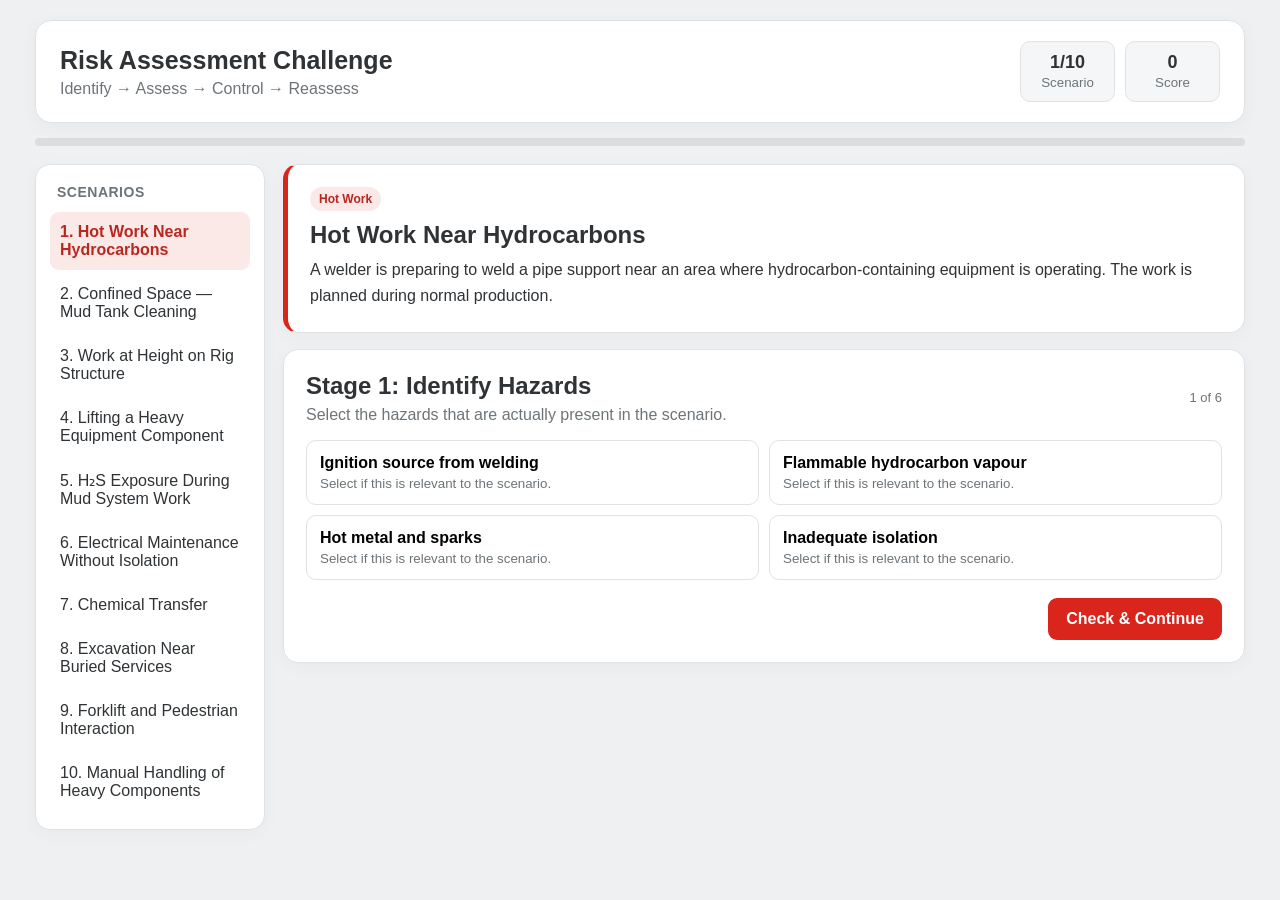
<file: games/risk-assessment-challenge.html>
<!DOCTYPE html>
<html lang="en">
<head>
<meta charset="UTF-8">
<meta name="viewport" content="width=device-width, initial-scale=1.0">
<title>Risk Assessment Challenge | HSE Training</title>
<style>
:root{--red:#DA251D;--red-dark:#B82720;--orange:#E05724;--green:#2f7d4a;--yellow:#d99a00;--blue:#245b8f;--ink:#2f3336;--muted:#6d7479;--soft:#f5f6f7;--line:#dfe3e6;--warm:#f1eee9}
*{box-sizing:border-box}body{margin:0;font-family:Arial,Helvetica,sans-serif;color:var(--ink);background:#eef0f2}button{font:inherit;cursor:pointer}
.app{max-width:1250px;margin:auto;padding:20px}.topbar{background:#fff;border:1px solid var(--line);border-radius:16px;padding:20px 24px;display:flex;justify-content:space-between;gap:20px;align-items:center;box-shadow:0 4px 18px #0000000a}
.brand h1{margin:0;font-size:25px}.brand p{margin:5px 0 0;color:var(--muted)}.stats{display:flex;gap:10px;flex-wrap:wrap}.stat{padding:10px 14px;border:1px solid var(--line);border-radius:10px;background:var(--soft);text-align:center;min-width:95px}.stat b{display:block;font-size:18px}.stat small{color:var(--muted)}
.progress-wrap{margin:15px 0}.progress{height:8px;background:#ddd;border-radius:20px;overflow:hidden}.progress i{display:block;height:100%;background:var(--red);width:0;transition:.3s}
.layout{display:grid;grid-template-columns:230px 1fr;gap:18px;margin-top:18px}.nav,.card{background:#fff;border:1px solid var(--line);border-radius:15px;box-shadow:0 4px 18px #00000008}.nav{padding:14px;height:max-content}.nav h3{margin:5px 7px 12px;font-size:14px;color:var(--muted);text-transform:uppercase;letter-spacing:.5px}
.scen-btn{width:100%;border:0;background:transparent;text-align:left;padding:11px 10px;border-radius:9px;margin-bottom:4px;color:var(--ink)}.scen-btn:hover{background:var(--soft)}.scen-btn.active{background:#fbe9e8;color:var(--red-dark);font-weight:bold}.scen-btn.done::after{content:" ✓";color:var(--green)}
.main{display:flex;flex-direction:column;gap:16px}.card{padding:22px}.scenario{border-left:5px solid var(--red)}.scenario h2{margin:0 0 8px}.tag{display:inline-block;padding:5px 9px;border-radius:20px;background:#fbe9e8;color:var(--red-dark);font-size:12px;font-weight:bold;margin-bottom:10px}.scenario p{line-height:1.65;margin:8px 0 0}
.stage-head{display:flex;justify-content:space-between;align-items:center;gap:15px}.stage-head h2{margin:0}.stage-count{color:var(--muted);font-size:13px}.instructions{color:var(--muted);margin-top:6px}
.options{display:grid;grid-template-columns:repeat(2,minmax(0,1fr));gap:10px;margin-top:16px}.option{border:1px solid var(--line);background:#fff;border-radius:10px;padding:13px;text-align:left;transition:.15s}.option:hover{border-color:#aaa;transform:translateY(-1px)}.option.selected{border-color:var(--blue);background:#eef5fb}.option small{display:block;color:var(--muted);margin-top:4px}
.action-row{display:flex;justify-content:space-between;gap:10px;margin-top:18px}.btn{border:0;border-radius:9px;padding:11px 18px;font-weight:bold}.primary{background:var(--red);color:#fff}.primary:hover{background:var(--red-dark)}.secondary{background:var(--soft);border:1px solid var(--line)}
.feedback{margin-top:14px;padding:12px;border-radius:9px;display:none}.feedback.show{display:block}.feedback.good{background:#edf8f1;color:#245d39}.feedback.bad{background:#fff0ef;color:#8c2620}
.matrix-wrap{overflow:auto}.matrix{border-collapse:collapse;margin:16px auto}.matrix th,.matrix td{border:1px solid #fff;text-align:center;min-width:62px;height:52px}.matrix th{background:#f0f2f3;font-size:12px;padding:6px}.matrix td{cursor:pointer;font-weight:bold}.matrix td.low{background:#bfe3c9}.matrix td.med{background:#f4e4a7}.matrix td.high{background:#f4c49e}.matrix td.extreme{background:#e8aaa5}.matrix td.selected{outline:4px solid var(--blue);outline-offset:-4px}.axis{text-align:center;color:var(--muted);font-size:12px;margin:5px}
.control-grid{display:grid;grid-template-columns:repeat(2,minmax(0,1fr));gap:12px;margin-top:15px}.control{border:1px solid var(--line);border-radius:11px;padding:15px}.control.selected{border-color:var(--blue);background:#eef5fb}.control strong{display:block;margin-bottom:5px}.control span{font-size:12px;color:var(--muted)}.control p{font-size:13px;line-height:1.45;margin:8px 0 0}
.result{display:grid;grid-template-columns:1fr 70px 1fr;gap:10px;align-items:center;text-align:center;margin-top:15px}.risk-box{padding:18px;border-radius:12px}.risk-box strong{display:block;font-size:27px}.risk-box small{color:var(--muted)}.arrow{font-size:28px;color:var(--muted)}.low-bg{background:#e5f4e9}.med-bg{background:#fff6d9}.high-bg{background:#fff0df}.extreme-bg{background:#fbe0de}
.finish{text-align:center}.finish h2{margin-top:0}.score-big{font-size:42px;font-weight:bold;color:var(--red)}.summary{display:grid;grid-template-columns:repeat(3,1fr);gap:10px;margin-top:18px}.summary div{background:var(--soft);padding:14px;border-radius:10px}.summary b{display:block;font-size:20px}
@media(max-width:800px){.layout{grid-template-columns:1fr}.nav{order:2}.options,.control-grid{grid-template-columns:1fr}.topbar{align-items:flex-start;flex-direction:column}.summary{grid-template-columns:1fr}}
</style>
</head>
<body>
<div class="app">
<header class="topbar">
<div class="brand"><h1>Risk Assessment Challenge</h1><p>Identify → Assess → Control → Reassess</p></div>
<div class="stats"><div class="stat"><b id="scenarioNo">1/10</b><small>Scenario</small></div><div class="stat"><b id="score">0</b><small>Score</small></div></div>
</header>
<div class="progress-wrap"><div class="progress"><i id="progress"></i></div></div>
<div class="layout">
<aside class="nav"><h3>Scenarios</h3><div id="scenarioNav"></div></aside>
<main class="main">
<section class="card scenario"><span class="tag" id="scenarioTag"></span><h2 id="scenarioTitle"></h2><p id="scenarioText"></p></section>
<section class="card">
<div class="stage-head"><div><h2 id="stageTitle"></h2><div class="instructions" id="instructions"></div></div><div class="stage-count" id="stageCount"></div></div>
<div id="stageBody"></div><div class="feedback" id="feedback"></div>
<div class="action-row"><button class="btn secondary" id="backBtn" onclick="previousStage()">Back</button><button class="btn primary" id="nextBtn" onclick="nextStage()">Check & Continue</button></div>
</section>
</main></div></div>

<script>
const scenarios=[
{title:"Hot Work Near Hydrocarbons",tag:"Hot Work",text:"A welder is preparing to weld a pipe support near an area where hydrocarbon-containing equipment is operating. The work is planned during normal production.",hazards:["Ignition source from welding","Flammable hydrocarbon vapour","Hot metal and sparks","Inadequate isolation"],risks:["Fire or explosion","Burn injury","Fatality and major asset damage","Uncontrolled release"],initial:[4,5],controls:[["Elimination","Stop or relocate the hot work so welding is not performed near the hydrocarbon source."],["Engineering","Gas testing, continuous gas monitoring and suitable fire protection/fire blanket."],["Administrative","Approved hot-work permit, JSA, area inspection, isolation and dedicated fire watch."],["PPE","FR clothing, welding shield, gloves, safety footwear and eye/face protection."]],residual:[2,5]},
{title:"Confined Space — Mud Tank Cleaning",tag:"Confined Space",text:"Workers must enter a mud tank for cleaning. The tank may contain toxic gas and has restricted entry and exit.",hazards:["Toxic H₂S atmosphere","Oxygen deficiency","Restricted access/egress","Unexpected inflow or energy"],risks:["Poisoning or unconsciousness","Asphyxiation","Difficult emergency escape","Fatality during entry"],initial:[4,5],controls:[["Elimination","Avoid entry where cleaning can be completed using remote or external methods."],["Engineering","Ventilation, isolation/blinding, continuous gas monitoring and suitable rescue equipment."],["Administrative","Confined-space permit, JSA, competent attendant, entry log and rescue plan."],["PPE","SCBA or supplied-air respiratory protection where required, harness and suitable PPE."]],residual:[2,5]},
{title:"Work at Height on Rig Structure",tag:"Work at Height",text:"A worker must access an elevated rig structure to inspect equipment. The work area contains exposed edges and the worker will use a harness.",hazards:["Open edge/fall exposure","Dropped tools or materials","Unstable access","Weather conditions"],risks:["Fall from height","Struck-by injury to persons below","Loss of balance/fall","Serious injury or fatality"],initial:[4,5],controls:[["Elimination","Perform the inspection from ground level or use a remote inspection method where practicable."],["Engineering","Guardrails, proper platforms, toe boards and certified anchorage/SRL."],["Administrative","Work-at-height permit/JSA, inspection of access equipment and exclusion zone below."],["PPE","Full-body harness with suitable connection, helmet with chin strap and safety footwear."]],residual:[2,5]},
{title:"Lifting a Heavy Equipment Component",tag:"Lifting Operation",text:"A crane will lift a heavy equipment component from the ground onto a work platform. Personnel are working around the lifting area.",hazards:["Suspended load","Incorrect rigging","Crane overload or instability","People inside lifting zone"],risks:["Dropped load","Load shift or falling object","Crane overturning","Crush/fatal injury"],initial:[4,5],controls:[["Elimination","Use a lighter modular component or eliminate the lift by installing at ground level where practicable."],["Engineering","Certified crane, lifting accessories, load chart, tag lines and physical exclusion zone."],["Administrative","Lift plan, competent lifting team, pre-use inspection and one-crane/one-permit control."],["PPE","Helmet, safety footwear, gloves, eye protection and other task-specific PPE."]],residual:[2,5]},
{title:"H₂S Exposure During Mud System Work",tag:"H₂S",text:"During mud tank work, agitation of drilling fluid may release H₂S. Personnel are working close to the tank.",hazards:["H₂S release","Poor ventilation","Uncontrolled access to contaminated area","Inadequate gas detection"],risks:["Toxic exposure","Unconsciousness/asphyxiation","Exposure of unprotected personnel","Delayed emergency response"],initial:[4,5],controls:[["Elimination","Stop the activity and remove the source/condition causing H₂S release where practicable."],["Engineering","Fixed/portable gas detection, ventilation and enclosed-system controls where practicable."],["Administrative","H₂S procedure, alarm response, restricted access, trained personnel and emergency drills."],["PPE","Escape respirator/SCBA as required by the site H₂S plan and respiratory protection program."]],residual:[2,5]},
{title:"Electrical Maintenance Without Isolation",tag:"Electrical Safety",text:"An electrician is asked to maintain electrical equipment. The equipment has not yet been positively isolated and verified dead.",hazards:["Live electrical energy","Unexpected energization","Damaged electrical components","Improper test equipment"],risks:["Electric shock","Arc flash/burn","Fatality","Equipment damage/fire"],initial:[4,5],controls:[["Elimination","De-energize and isolate the equipment before work begins."],["Engineering","Lockable isolation point, interlocks and suitable test equipment."],["Administrative","LOTO procedure, authorized person, verification of zero energy and permit/JSA."],["PPE","Arc-rated clothing, insulated gloves and appropriate face/eye protection as required."]],residual:[1,5]},
{title:"Chemical Transfer",tag:"Chemical Handling",text:"A worker transfers a corrosive chemical from a container into a process tank. The transfer hose and connections must be checked before starting.",hazards:["Corrosive chemical","Chemical splash/leak","Incompatible connection","Poor handling/storage"],risks:["Chemical burns","Eye injury and exposure","Uncontrolled release/reaction","Environmental contamination"],initial:[4,4],controls:[["Elimination","Use a less hazardous chemical or eliminate manual transfer where a safer process is feasible."],["Engineering","Closed transfer system, compatible hose/couplings, secondary containment and splash protection."],["Administrative","SDS review, chemical procedure, inspection, labeling and trained personnel."],["PPE","Chemical-resistant gloves, goggles/face shield, protective clothing and safety footwear."]],residual:[2,4]},
{title:"Excavation Near Buried Services",tag:"Excavation",text:"A crew will excavate near an area where underground utilities may be present. The exact service locations are not fully confirmed.",hazards:["Unidentified buried services","Excavation collapse","Mobile plant near excavation","Falling materials"],risks:["Utility strike/electrocution","Burial or crushing","Vehicle/person collision","Serious injury"],initial:[4,5],controls:[["Elimination","Use an alternative route or method that avoids excavation in the service corridor."],["Engineering","Service locating, physical barriers, shoring/sloping and safe access."],["Administrative","Permit to excavate, utility drawings, competent-person inspection and exclusion zone."],["PPE","Helmet, safety footwear, hi-vis clothing, gloves and task-specific protection."]],residual:[2,5]},
{title:"Forklift and Pedestrian Interaction",tag:"Vehicle Safety",text:"A forklift is moving materials through an area also used by pedestrians. The route has limited visibility at an intersection.",hazards:["Forklift movement","Poor visibility","Pedestrian access","Uncontrolled reversing"],risks:["Person struck by vehicle","Collision","Crushing injury","Property damage"],initial:[4,5],controls:[["Elimination","Separate pedestrian and material movement by changing the workflow where practicable."],["Engineering","Physical barriers, designated routes, mirrors, alarms and controlled crossings."],["Administrative","Traffic management plan, speed limits, trained operators and spotter where required."],["PPE","High-visibility clothing, safety footwear and other site-required PPE."]],residual:[2,5]},
{title:"Manual Handling of Heavy Components",tag:"Manual Handling",text:"Workers need to manually move a heavy component over a short distance because mechanical lifting equipment is not immediately available.",hazards:["Heavy/awkward load","Poor lifting posture","Limited space","Unexpected load movement"],risks:["Musculoskeletal injury","Strain/sprain","Hand or foot injury","Dropped component"],initial:[4,3],controls:[["Elimination","Avoid manual handling by changing the task or using mechanical handling equipment."],["Engineering","Use trolley, hoist, lifting aid or other mechanical assistance."],["Administrative","Manual-handling assessment, team lift plan and clear communication."],["PPE","Safety footwear and gloves suitable for the handling task."]],residual:[2,3]}
];

let current=0,stage=1,score=0,completed=Array(10).fill(false);
let selected={hazards:[],risks:[],initial:null,controls:[],residual:null};
const stages=[["Identify Hazards","Select the hazards that are actually present in the scenario."],["Identify Risks","Select the potential harm/consequences arising from those hazards."],["Initial Risk Rating","Rate the risk before applying additional controls."],["Select Control Measures","Choose appropriate controls using the hierarchy of controls."],["Residual Risk Rating","Reassess the risk after the selected controls are implemented."],["Finish","Review the change from initial to residual risk."]];

function riskInfo(n){return n<=4?["LOW","low-bg"]:n<=9?["MEDIUM","med-bg"]:n<=16?["HIGH","high-bg"]:["EXTREME","extreme-bg"]}
function renderNav(){document.getElementById("scenarioNav").innerHTML=scenarios.map((s,i)=>`<button class="scen-btn ${i===current?"active":""} ${completed[i]?"done":""}" onclick="loadScenario(${i})">${i+1}. ${s.title}</button>`).join("")}
function renderScenario(){const s=scenarios[current];document.getElementById("scenarioNo").textContent=`${current+1}/${scenarios.length}`;document.getElementById("scenarioTag").textContent=s.tag;document.getElementById("scenarioTitle").textContent=s.title;document.getElementById("scenarioText").textContent=s.text;document.getElementById("progress").style.width=`${(current/10)*100}%`;renderStage();renderNav()}
function renderStage(){const s=scenarios[current],info=stages[stage-1];document.getElementById("stageTitle").textContent=`Stage ${stage}: ${info[0]}`;document.getElementById("instructions").textContent=info[1];document.getElementById("stageCount").textContent=`${stage} of ${stages.length}`;document.getElementById("backBtn").style.visibility=stage===1?"hidden":"visible";document.getElementById("nextBtn").style.display=stage===6?"inline-block":"inline-block";document.getElementById("nextBtn").textContent=stage===6?(current<9?"Next Scenario":"Finish Game"):"Check & Continue";const body=document.getElementById("stageBody");body.innerHTML="";clearFeedback();if(stage===1)renderMulti(body,s.hazards,selected.hazards,"hazards");if(stage===2)renderMulti(body,s.risks,selected.risks,"risks");if(stage===3)renderMatrix(body,"initial");if(stage===4)renderControls(body,s.controls);if(stage===5)renderMatrix(body,"residual");if(stage===6)renderFinish(body)}
function renderMulti(body,items,chosen,key){const box=document.createElement("div");box.className="options";items.forEach((x,i)=>{const b=document.createElement("button");b.className="option"+(chosen.includes(i)?" selected":"");b.innerHTML=`<b>${x}</b><small>Select if this is relevant to the scenario.</small>`;b.onclick=()=>{const p=chosen.indexOf(i);p>=0?chosen.splice(p,1):chosen.push(i);renderStage()};box.appendChild(b)});body.appendChild(box)}
function renderMatrix(body,key){const table=document.createElement("table");table.className="matrix";let h="<tr><th>Likelihood ↓ / Severity →</th>";for(let c=1;c<=5;c++)h+=`<th>${c}</th>`;h+="</tr>";for(let l=1;l<=5;l++){h+=`<tr><th>${l}</th>`;for(let c=1;c<=5;c++){let n=l*c,cl=n<=4?"low":n<=9?"med":n<=16?"high":"extreme",sel=selected[key]&&selected[key][0]===l&&selected[key][1]===c;h+=`<td class="${cl} ${sel?"selected":""}" onclick="pickRisk('${key}',${l},${c})">${n}</td>`}h+="</tr>"}table.innerHTML=h;body.innerHTML='<div class="axis">Risk Matrix — select Likelihood × Severity</div>';body.appendChild(table);if(selected[key]){let n=selected[key][0]*selected[key][1],ri=riskInfo(n);body.insertAdjacentHTML("beforeend",`<div class="feedback show good">Selected: <b>${selected[key][0]} × ${selected[key][1]} = ${n} (${ri[0]})</b></div>`)}}
function pickRisk(key,l,c){selected[key]=[l,c];renderStage()}
function renderControls(body,controls){const grid=document.createElement("div");grid.className="control-grid";controls.forEach((x,i)=>{const b=document.createElement("div");b.className="control"+(selected.controls.includes(i)?" selected":"");b.innerHTML=`<strong>${i+1}. ${x[0]}</strong><span>Hierarchy of control</span><p>${x[1]}</p>`;b.onclick=()=>{const p=selected.controls.indexOf(i);p>=0?selected.controls.splice(p,1):selected.controls.push(i);renderStage()};grid.appendChild(b)});body.appendChild(grid)}
function renderFinish(body){const a=selected.initial[0]*selected.initial[1],r=selected.residual[0]*selected.residual[1],ai=riskInfo(a),ri=riskInfo(r);body.innerHTML=`<div class="finish"><h2>Assessment Complete</h2><p>You reduced the risk from <b>${a} (${ai[0]})</b> to <b>${r} (${ri[0]})</b>.</p><div class="result"><div class="risk-box ${ai[1]}"><small>INITIAL</small><strong>${a}</strong><b>${ai[0]}</b></div><div class="arrow">→</div><div class="risk-box ${ri[1]}"><small>RESIDUAL</small><strong>${r}</strong><b>${ri[0]}</b></div></div><div class="summary"><div><b>${selected.hazards.length}</b>Hazards selected</div><div><b>${selected.risks.length}</b>Risks selected</div><div><b>${selected.controls.length}</b>Controls selected</div></div></div>`}
function validate(){const s=scenarios[current];if(stage===1){if(selected.hazards.length!==s.hazards.length)return"Select all hazards relevant to this scenario."}if(stage===2){if(selected.risks.length!==s.risks.length)return"Select all relevant risks/consequences."}if(stage===3){if(!selected.initial)return"Select an initial risk rating.";if(selected.initial[0]!==s.initial[0]||selected.initial[1]!==s.initial[1])return`For this scenario, the expected initial rating is ${s.initial[0]} × ${s.initial[1]} = ${s.initial[0]*s.initial[1]}.`}if(stage===4){if(selected.controls.length<2)return"Select at least two control measures.";if(!selected.controls.some(i=>i===0||i===1))return"Include at least one higher-level control: Elimination or Engineering."}if(stage===5){if(!selected.residual)return"Select a residual risk rating.";if(selected.residual[0]!==s.residual[0]||selected.residual[1]!==s.residual[1])return`After controls, the expected residual rating is ${s.residual[0]} × ${s.residual[1]} = ${s.residual[0]*s.residual[1]}.`}return null}
function nextStage(){if(stage===6){completed[current]=true;if(current<9){current++;stage=1;selected={hazards:[],risks:[],initial:null,controls:[],residual:null};score+=100;document.getElementById("score").textContent=score;renderScenario()}else{score+=100;document.getElementById("score").textContent=score;alert("All 10 scenarios completed! Final score: "+score);}}else{const err=validate();if(err){showFeedback(err,false);return}score+=20;document.getElementById("score").textContent=score;stage++;renderStage()}}
function previousStage(){if(stage>1){stage--;renderStage()}}
function showFeedback(msg,good){const f=document.getElementById("feedback");f.textContent=msg;f.className="feedback show "+(good?"good":"bad")}
function clearFeedback(){document.getElementById("feedback").className="feedback"}
function loadScenario(i){current=i;stage=1;selected={hazards:[],risks:[],initial:null,controls:[],residual:null};renderScenario()}
renderScenario();
</script>
</body>
</html>
</file>
